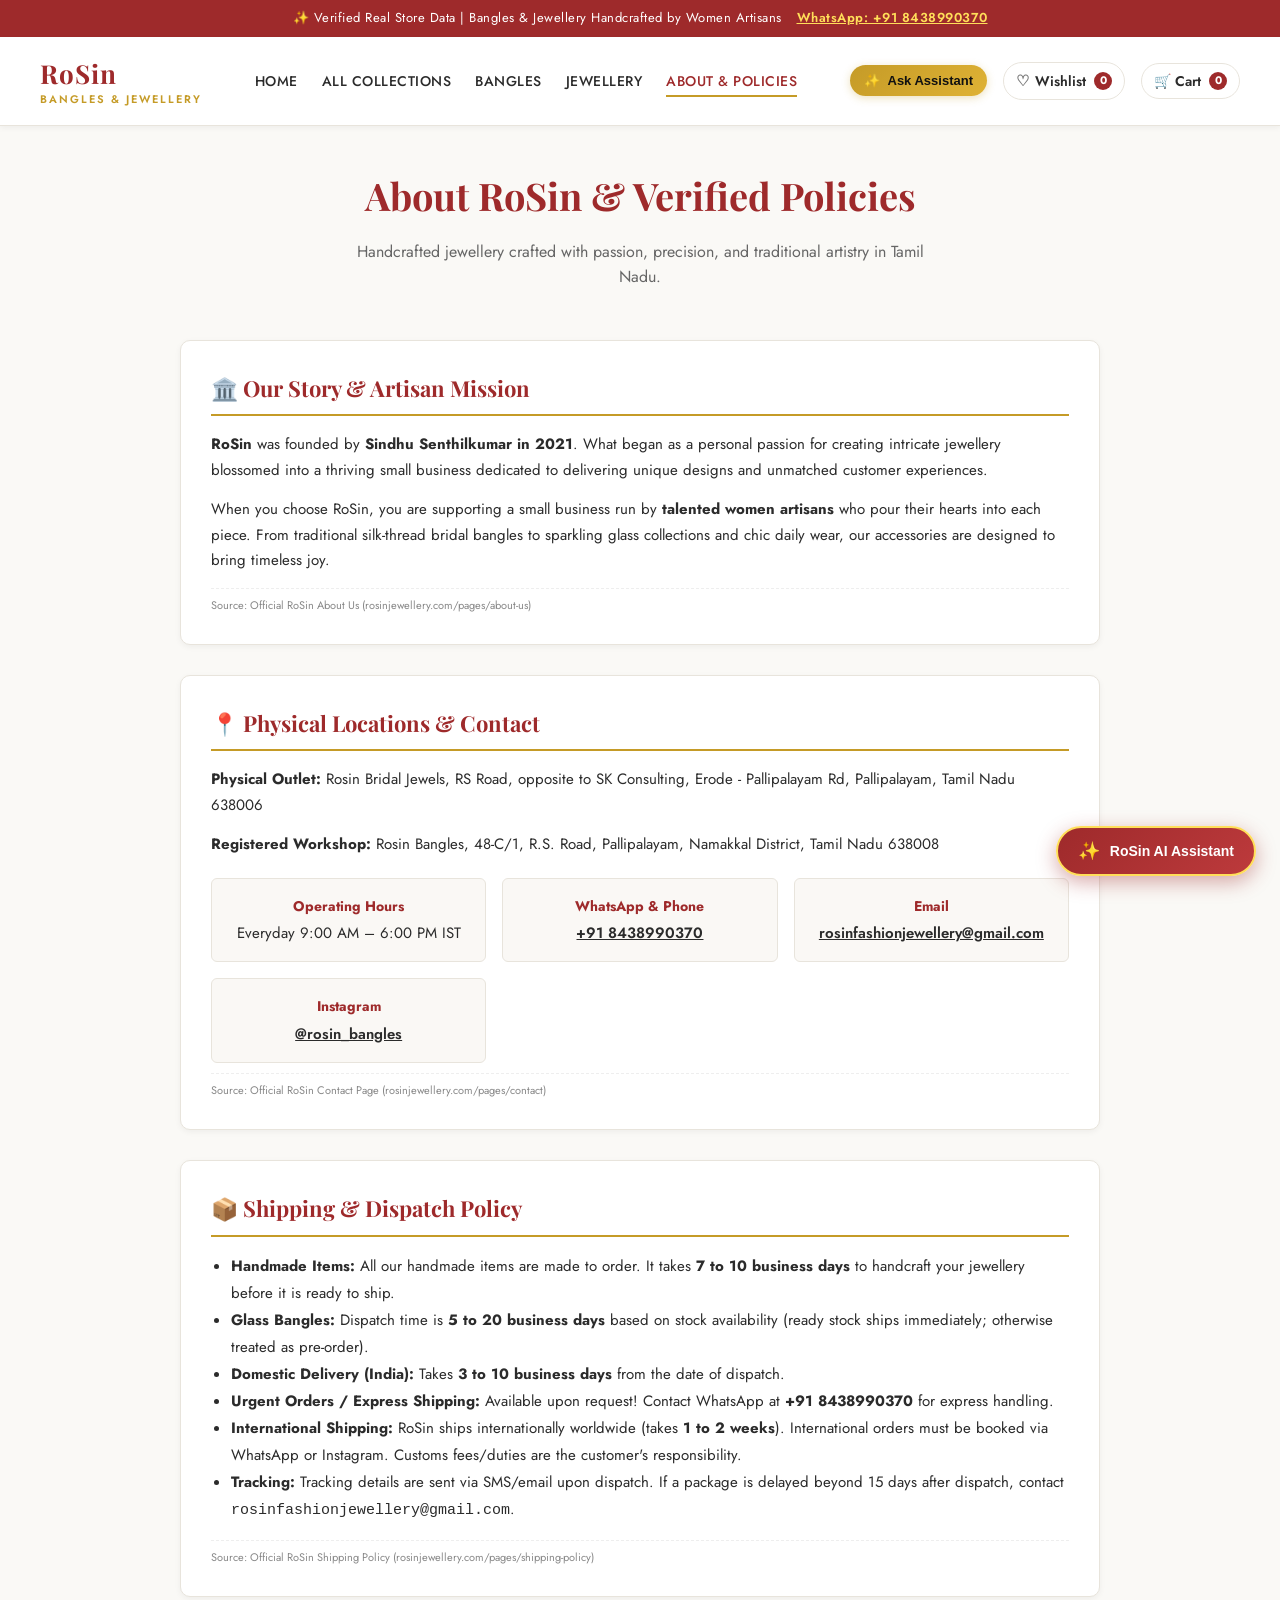
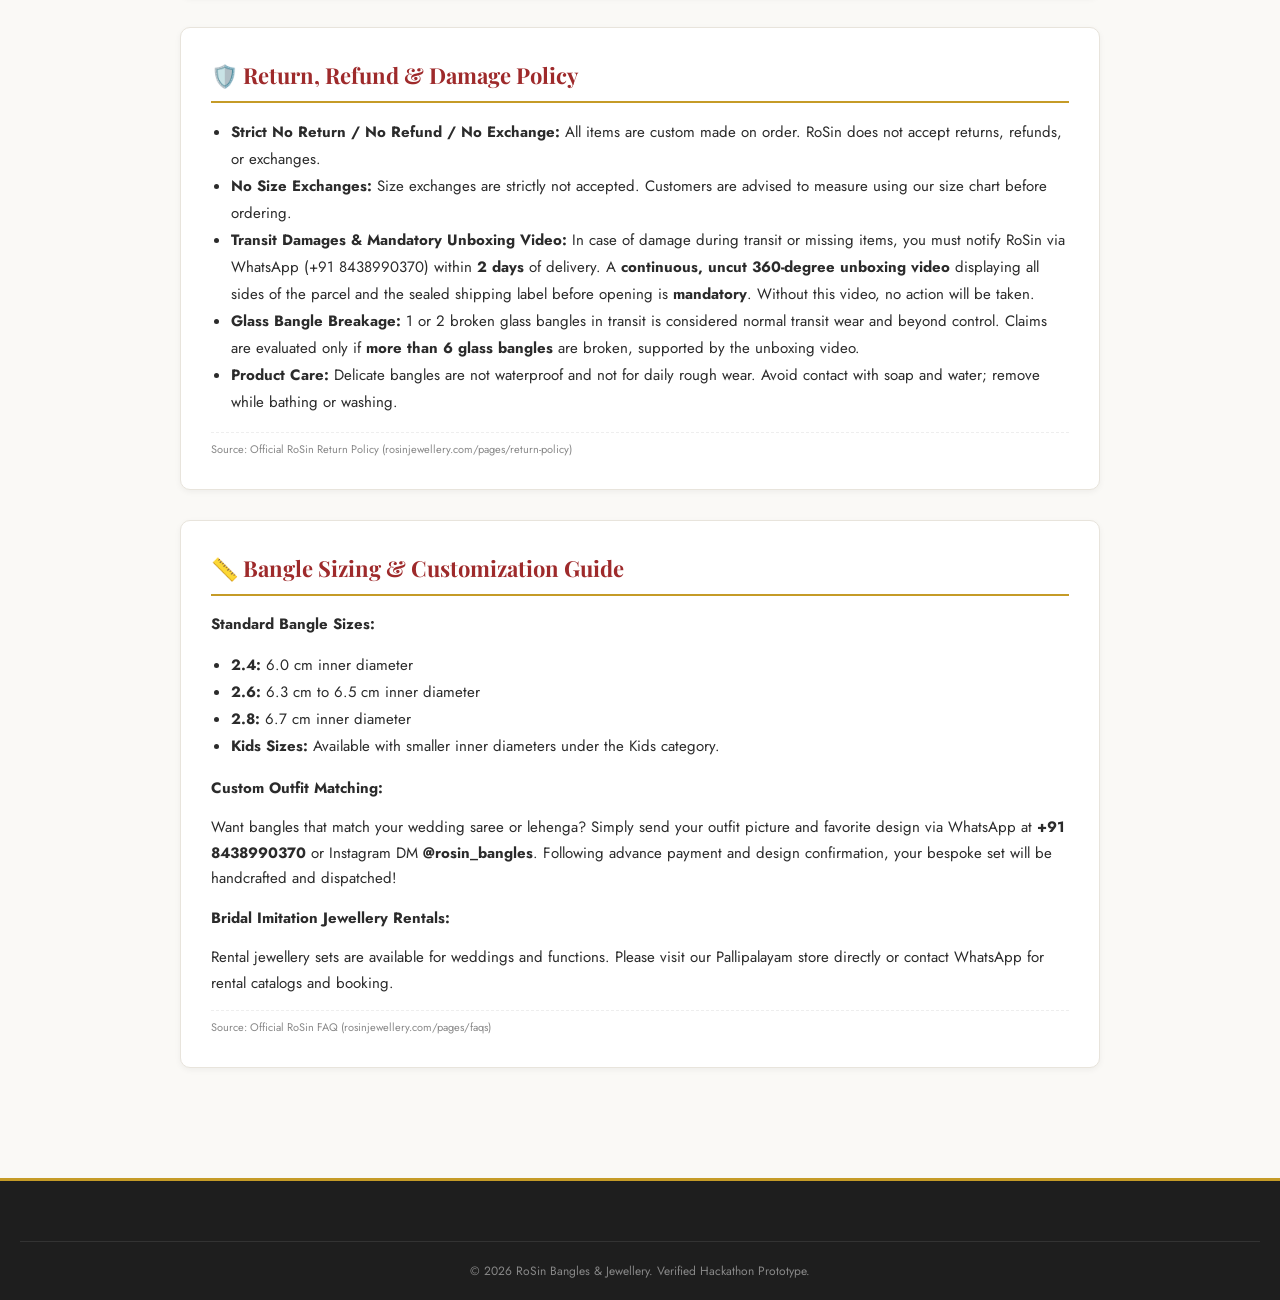
<file: templates/about.html>
<!DOCTYPE html>
<html lang="en">
<head>
  <meta charset="UTF-8">
  <meta name="viewport" content="width=device-width, initial-scale=1.0">
  <title>About & Verified Policies — RoSin Bangles & Jewellery</title>
  <link rel="preconnect" href="https://fonts.googleapis.com">
  <link rel="preconnect" href="https://fonts.gstatic.com" crossorigin>
  <link href="https://fonts.googleapis.com/css2?family=Jost:wght@300;400;500;600;700&family=Playfair+Display:ital,wght@0,600;0,700;1,400&display=swap" rel="stylesheet">
  <link rel="stylesheet" href="/static/css/main.css">
  <link rel="stylesheet" href="/static/css/chatbot.css">
  <style>
    .about-wrapper {
      max-width: 960px;
      margin: 40px auto 80px;
      padding: 0 20px;
    }
    .about-header {
      text-align: center;
      margin-bottom: 50px;
    }
    .about-header h1 {
      font-family: var(--font-heading);
      font-size: 38px;
      color: var(--primary-color);
      margin-bottom: 12px;
    }
    .about-header p {
      color: var(--text-muted);
      font-size: 16px;
      max-width: 600px;
      margin: 0 auto;
    }

    .info-card {
      background: #ffffff;
      border: 1px solid var(--border-color);
      border-radius: var(--radius-md);
      padding: 30px;
      margin-bottom: 30px;
      box-shadow: var(--shadow-sm);
    }
    .info-card h2 {
      font-family: var(--font-heading);
      font-size: 22px;
      color: var(--primary-color);
      margin-bottom: 16px;
      display: flex;
      align-items: center;
      gap: 10px;
      border-bottom: 2px solid var(--gold-accent);
      padding-bottom: 8px;
    }
    .info-card p {
      margin-bottom: 14px;
      line-height: 1.7;
    }
    .info-card ul {
      margin-left: 20px;
      margin-bottom: 16px;
      line-height: 1.8;
    }

    .contact-badge-grid {
      display: grid;
      grid-template-columns: repeat(auto-fit, minmax(220px, 1fr));
      gap: 16px;
      margin-top: 20px;
    }
    .contact-item {
      background: #faf8f5;
      border: 1px solid var(--border-color);
      border-radius: var(--radius-sm);
      padding: 16px;
      text-align: center;
    }
    .contact-item strong {
      display: block;
      color: var(--primary-color);
      margin-bottom: 4px;
      font-size: 14px;
    }
    .contact-item a {
      color: var(--text-main);
      font-weight: 600;
      text-decoration: underline;
    }

    .source-tag {
      font-size: 11px;
      color: #888;
      margin-top: 10px;
      display: block;
      border-top: 1px dashed #eee;
      padding-top: 8px;
    }
  </style>
</head>
<body>

  <!-- ANNOUNCEMENT BAR -->
  <div class="announcement-bar">
    <span>✨ Verified Real Store Data | Bangles & Jewellery Handcrafted by Women Artisans</span>
    <a href="https://wa.me/918438990370" target="_blank" rel="noopener">WhatsApp: +91 8438990370</a>
  </div>

  <!-- MAIN HEADER -->
  <header class="main-header">
    <div class="header-container">
      <a href="/" class="brand-logo">
        <span class="brand-title">RoSin</span>
        <span class="brand-subtitle">Bangles & Jewellery</span>
      </a>

      <nav>
        <ul class="nav-links">
          <li><a href="/">Home</a></li>
          <li><a href="/shop">All Collections</a></li>
          <li><a href="/shop?category=Bangles">Bangles</a></li>
          <li><a href="/shop?category=Jewellery">Jewellery</a></li>
          <li><a href="/about" class="active">About & Policies</a></li>
        </ul>
      </nav>

      <div class="header-actions">
        <button class="btn-ai-nav" title="Ask AI Assistant">
          <span>✨</span> Ask Assistant
        </button>
        <a href="/wishlist" class="wishlist-icon-btn" title="View Wishlist">
          <span class="wishlist-heart-icon">♡</span> Wishlist
          <span class="wishlist-badge">0</span>
        </a>
        <a href="/cart" class="cart-icon-btn">
          <span>🛒 Cart</span>
          <span class="cart-badge">0</span>
        </a>
      </div>
    </div>
  </header>

  <!-- MAIN CONTENT -->
  <main class="about-wrapper">
    <div class="about-header">
      <h1>About RoSin & Verified Policies</h1>
      <p>Handcrafted jewellery crafted with passion, precision, and traditional artistry in Tamil Nadu.</p>
    </div>

    <!-- BRAND STORY -->
    <article class="info-card">
      <h2>🏛️ Our Story & Artisan Mission</h2>
      <p>
        <strong>RoSin</strong> was founded by <strong>Sindhu Senthilkumar in 2021</strong>. What began as a personal passion for creating intricate jewellery blossomed into a thriving small business dedicated to delivering unique designs and unmatched customer experiences.
      </p>
      <p>
        When you choose RoSin, you are supporting a small business run by <strong>talented women artisans</strong> who pour their hearts into each piece. From traditional silk-thread bridal bangles to sparkling glass collections and chic daily wear, our accessories are designed to bring timeless joy.
      </p>
      <span class="source-tag">Source: Official RoSin About Us (rosinjewellery.com/pages/about-us)</span>
    </article>

    <!-- STORE & CONTACT -->
    <article class="info-card">
      <h2>📍 Physical Locations & Contact</h2>
      <p><strong>Physical Outlet:</strong> Rosin Bridal Jewels, RS Road, opposite to SK Consulting, Erode - Pallipalayam Rd, Pallipalayam, Tamil Nadu 638006</p>
      <p><strong>Registered Workshop:</strong> Rosin Bangles, 48-C/1, R.S. Road, Pallipalayam, Namakkal District, Tamil Nadu 638008</p>
      
      <div class="contact-badge-grid">
        <div class="contact-item">
          <strong>Operating Hours</strong>
          <span>Everyday 9:00 AM – 6:00 PM IST</span>
        </div>
        <div class="contact-item">
          <strong>WhatsApp & Phone</strong>
          <a href="https://wa.me/918438990370" target="_blank" rel="noopener">+91 8438990370</a>
        </div>
        <div class="contact-item">
          <strong>Email</strong>
          <a href="mailto:rosinfashionjewellery@gmail.com">rosinfashionjewellery@gmail.com</a>
        </div>
        <div class="contact-item">
          <strong>Instagram</strong>
          <a href="https://instagram.com/rosin_bangles" target="_blank" rel="noopener">@rosin_bangles</a>
        </div>
      </div>
      <span class="source-tag">Source: Official RoSin Contact Page (rosinjewellery.com/pages/contact)</span>
    </article>

    <!-- SHIPPING POLICY -->
    <article class="info-card" id="shipping">
      <h2>📦 Shipping & Dispatch Policy</h2>
      <ul>
        <li><strong>Handmade Items:</strong> All our handmade items are made to order. It takes <strong>7 to 10 business days</strong> to handcraft your jewellery before it is ready to ship.</li>
        <li><strong>Glass Bangles:</strong> Dispatch time is <strong>5 to 20 business days</strong> based on stock availability (ready stock ships immediately; otherwise treated as pre-order).</li>
        <li><strong>Domestic Delivery (India):</strong> Takes <strong>3 to 10 business days</strong> from the date of dispatch.</li>
        <li><strong>Urgent Orders / Express Shipping:</strong> Available upon request! Contact WhatsApp at <strong>+91 8438990370</strong> for express handling.</li>
        <li><strong>International Shipping:</strong> RoSin ships internationally worldwide (takes <strong>1 to 2 weeks</strong>). International orders must be booked via WhatsApp or Instagram. Customs fees/duties are the customer's responsibility.</li>
        <li><strong>Tracking:</strong> Tracking details are sent via SMS/email upon dispatch. If a package is delayed beyond 15 days after dispatch, contact <code>rosinfashionjewellery@gmail.com</code>.</li>
      </ul>
      <span class="source-tag">Source: Official RoSin Shipping Policy (rosinjewellery.com/pages/shipping-policy)</span>
    </article>

    <!-- RETURN & BREAKAGE POLICY -->
    <article class="info-card" id="returns">
      <h2>🛡️ Return, Refund & Damage Policy</h2>
      <ul>
        <li><strong>Strict No Return / No Refund / No Exchange:</strong> All items are custom made on order. RoSin does not accept returns, refunds, or exchanges.</li>
        <li><strong>No Size Exchanges:</strong> Size exchanges are strictly not accepted. Customers are advised to measure using our size chart before ordering.</li>
        <li><strong>Transit Damages & Mandatory Unboxing Video:</strong>
          In case of damage during transit or missing items, you must notify RoSin via WhatsApp (+91 8438990370) within <strong>2 days</strong> of delivery.
          A <strong>continuous, uncut 360-degree unboxing video</strong> displaying all sides of the parcel and the sealed shipping label before opening is <strong>mandatory</strong>. Without this video, no action will be taken.
        </li>
        <li><strong>Glass Bangle Breakage:</strong> 1 or 2 broken glass bangles in transit is considered normal transit wear and beyond control. Claims are evaluated only if <strong>more than 6 glass bangles</strong> are broken, supported by the unboxing video.</li>
        <li><strong>Product Care:</strong> Delicate bangles are not waterproof and not for daily rough wear. Avoid contact with soap and water; remove while bathing or washing.</li>
      </ul>
      <span class="source-tag">Source: Official RoSin Return Policy (rosinjewellery.com/pages/return-policy)</span>
    </article>

    <!-- SIZING & CUSTOMIZATION -->
    <article class="info-card" id="sizing">
      <h2>📏 Bangle Sizing & Customization Guide</h2>
      <p><strong>Standard Bangle Sizes:</strong></p>
      <ul>
        <li><strong>2.4:</strong> 6.0 cm inner diameter</li>
        <li><strong>2.6:</strong> 6.3 cm to 6.5 cm inner diameter</li>
        <li><strong>2.8:</strong> 6.7 cm inner diameter</li>
        <li><strong>Kids Sizes:</strong> Available with smaller inner diameters under the Kids category.</li>
      </ul>
      <p><strong>Custom Outfit Matching:</strong></p>
      <p>
        Want bangles that match your wedding saree or lehenga? Simply send your outfit picture and favorite design via WhatsApp at <strong>+91 8438990370</strong> or Instagram DM <strong>@rosin_bangles</strong>. Following advance payment and design confirmation, your bespoke set will be handcrafted and dispatched!
      </p>
      <p><strong>Bridal Imitation Jewellery Rentals:</strong></p>
      <p>
        Rental jewellery sets are available for weddings and functions. Please visit our Pallipalayam store directly or contact WhatsApp for rental catalogs and booking.
      </p>
      <span class="source-tag">Source: Official RoSin FAQ (rosinjewellery.com/pages/faqs)</span>
    </article>
  </main>

  <!-- FOOTER -->
  <footer class="main-footer">
    <div class="footer-bottom">
      &copy; 2026 RoSin Bangles & Jewellery. Verified Hackathon Prototype.
    </div>
  </footer>

  <!-- SCRIPTS -->
  <script src="/static/js/main.js"></script>
  <script src="/static/js/chatbot.js"></script>
</body>
</html>
</file>
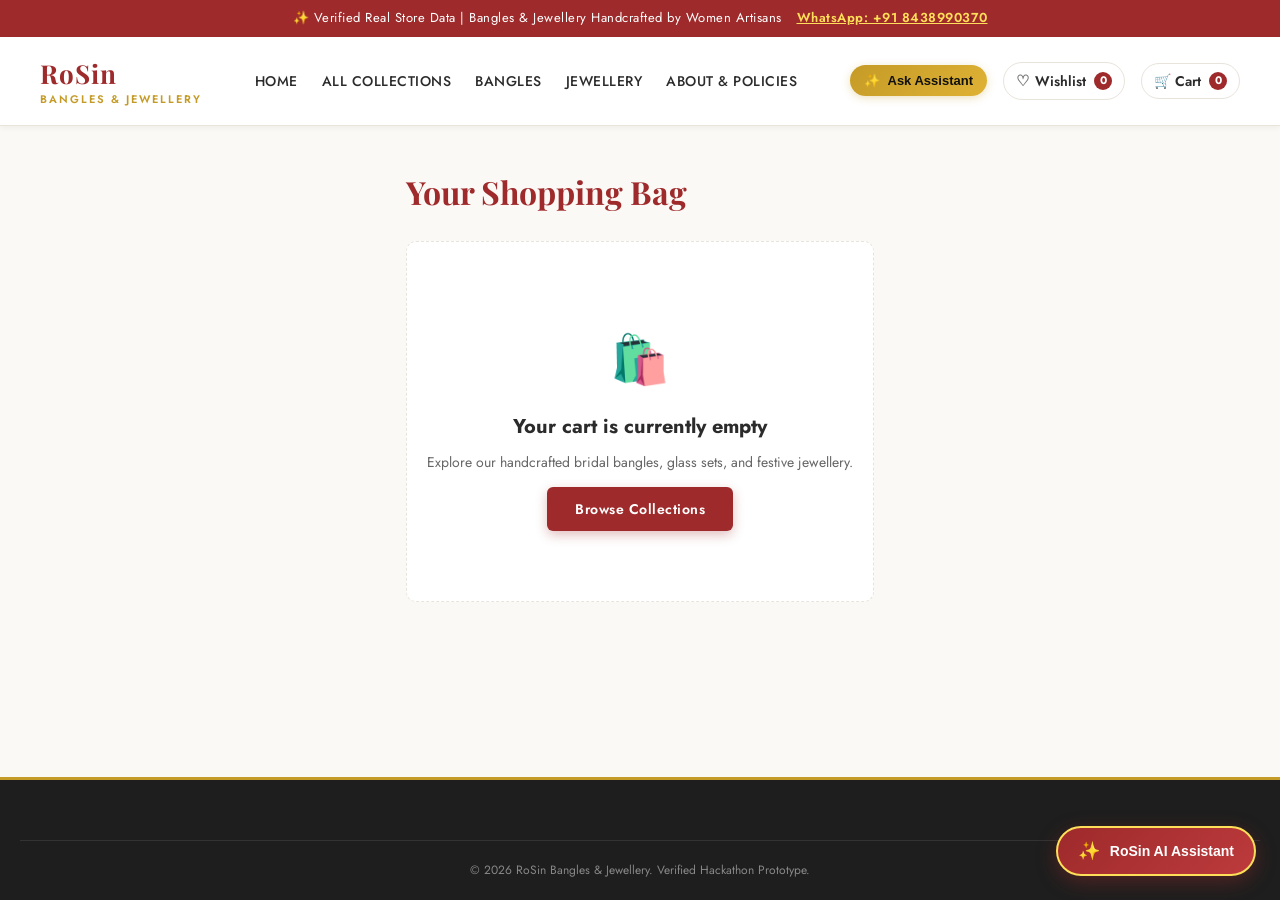
<file: templates/cart.html>
<!DOCTYPE html>
<html lang="en">
<head>
  <meta charset="UTF-8">
  <meta name="viewport" content="width=device-width, initial-scale=1.0">
  <title>Shopping Cart — RoSin Bangles & Jewellery</title>
  <link rel="preconnect" href="https://fonts.googleapis.com">
  <link rel="preconnect" href="https://fonts.gstatic.com" crossorigin>
  <link href="https://fonts.googleapis.com/css2?family=Jost:wght@300;400;500;600;700&family=Playfair+Display:ital,wght@0,600;0,700;1,400&display=swap" rel="stylesheet">
  <link rel="stylesheet" href="/static/css/main.css">
  <link rel="stylesheet" href="/static/css/chatbot.css">
  <style>
    .cart-wrapper {
      max-width: 1140px;
      margin: 40px auto 80px;
      padding: 0 20px;
    }
    .cart-page-title {
      font-family: var(--font-heading);
      font-size: 32px;
      color: var(--primary-color);
      margin-bottom: 24px;
    }

    .cart-grid {
      display: grid;
      grid-template-columns: 1fr 340px;
      gap: 36px;
    }

    /* Cart Table */
    .cart-table-card {
      background: #ffffff;
      border: 1px solid var(--border-color);
      border-radius: var(--radius-md);
      overflow-x: auto;
      padding: 20px;
      box-shadow: var(--shadow-sm);
    }
    .cart-table {
      width: 100%;
      border-collapse: collapse;
      text-align: left;
    }
    .cart-table th {
      font-size: 12px;
      text-transform: uppercase;
      letter-spacing: 0.5px;
      color: var(--text-muted);
      border-bottom: 1px solid var(--border-color);
      padding: 12px 10px;
    }
    .cart-table td {
      padding: 16px 10px;
      border-bottom: 1px solid #f2eee8;
      vertical-align: middle;
    }

    .cart-product-cell {
      display: flex;
      align-items: center;
      gap: 14px;
    }
    .cart-thumb {
      width: 65px;
      height: 65px;
      object-fit: cover;
      border-radius: var(--radius-sm);
      background: #eee;
    }
    .cart-item-title {
      font-weight: 600;
      font-size: 14px;
      color: var(--text-main);
      display: block;
      margin-bottom: 4px;
    }
    .cart-item-size {
      font-size: 12px;
      color: var(--gold-accent);
      font-weight: 600;
      display: block;
    }

    .cart-price-cell, .cart-total-cell {
      font-weight: 600;
      font-size: 14px;
    }

    /* Stepper inside cart table */
    .qty-stepper {
      display: inline-flex;
      align-items: center;
      border: 1px solid var(--border-color);
      border-radius: 4px;
    }
    .qty-btn {
      background: #faf8f5;
      border: none;
      width: 28px;
      height: 28px;
      font-size: 15px;
      cursor: pointer;
    }
    .qty-val {
      padding: 0 10px;
      font-weight: bold;
      font-size: 13px;
    }

    .btn-remove-item {
      background: transparent;
      border: none;
      color: #999999;
      font-size: 20px;
      cursor: pointer;
    }
    .btn-remove-item:hover {
      color: var(--primary-color);
    }

    /* Summary Card */
    .cart-summary-card {
      background: #ffffff;
      border: 1px solid var(--border-color);
      border-radius: var(--radius-md);
      padding: 24px;
      height: fit-content;
      box-shadow: var(--shadow-sm);
    }
    .summary-title {
      font-size: 18px;
      font-family: var(--font-heading);
      font-weight: 700;
      margin-bottom: 16px;
      border-bottom: 1px solid var(--border-color);
      padding-bottom: 12px;
    }
    .summary-row {
      display: flex;
      justify-content: space-between;
      font-size: 14px;
      margin-bottom: 12px;
    }
    .summary-total {
      border-top: 1px solid var(--border-color);
      padding-top: 14px;
      font-size: 18px;
      font-weight: 700;
      color: var(--primary-color);
      margin-top: 14px;
    }

    .btn-order-whatsapp-main {
      width: 100%;
      background: var(--whatsapp-green);
      color: #ffffff;
      font-weight: 700;
      font-size: 15px;
      padding: 14px;
      border: none;
      border-radius: var(--radius-sm);
      cursor: pointer;
      display: flex;
      align-items: center;
      justify-content: center;
      gap: 10px;
      margin-top: 20px;
      box-shadow: 0 4px 12px rgba(37, 211, 102, 0.3);
      transition: background 0.2s;
    }
    .btn-order-whatsapp-main:hover {
      background: var(--whatsapp-hover);
    }

    /* Empty Cart View */
    .empty-cart-box {
      text-align: center;
      padding: 80px 20px;
      background: #ffffff;
      border-radius: var(--radius-md);
      border: 1px dashed var(--border-color);
    }

    @media (max-width: 850px) {
      .cart-grid {
        grid-template-columns: 1fr;
      }
    }
  </style>
</head>
<body>

  <!-- ANNOUNCEMENT BAR -->
  <div class="announcement-bar">
    <span>✨ Verified Real Store Data | Bangles & Jewellery Handcrafted by Women Artisans</span>
    <a href="https://wa.me/918438990370" target="_blank" rel="noopener">WhatsApp: +91 8438990370</a>
  </div>

  <!-- MAIN HEADER -->
  <header class="main-header">
    <div class="header-container">
      <a href="/" class="brand-logo">
        <span class="brand-title">RoSin</span>
        <span class="brand-subtitle">Bangles & Jewellery</span>
      </a>

      <nav>
        <ul class="nav-links">
          <li><a href="/">Home</a></li>
          <li><a href="/shop">All Collections</a></li>
          <li><a href="/shop?category=Bangles">Bangles</a></li>
          <li><a href="/shop?category=Jewellery">Jewellery</a></li>
          <li><a href="/about">About & Policies</a></li>
        </ul>
      </nav>

      <div class="header-actions">
        <button class="btn-ai-nav" title="Ask AI Assistant">
          <span>✨</span> Ask Assistant
        </button>
        <a href="/wishlist" class="wishlist-icon-btn" title="View Wishlist">
          <span class="wishlist-heart-icon">♡</span> Wishlist
          <span class="wishlist-badge">0</span>
        </a>
        <a href="/cart" class="cart-icon-btn">
          <span>🛒 Cart</span>
          <span class="cart-badge">0</span>
        </a>
      </div>
    </div>
  </header>

  <!-- CART CONTAINER -->
  <main class="cart-wrapper">
    <h1 class="cart-page-title">Your Shopping Bag</h1>

    <!-- EMPTY VIEW -->
    <div class="empty-cart-box" id="cart-empty-view" style="display:none;">
      <div style="font-size: 48px; margin-bottom: 12px;">🛍️</div>
      <h2 style="font-size: 20px; margin-bottom: 8px;">Your cart is currently empty</h2>
      <p style="color: var(--text-muted); font-size: 14px; margin-bottom: 24px;">Explore our handcrafted bridal bangles, glass sets, and festive jewellery.</p>
      <a href="/shop" class="btn-primary">Browse Collections</a>
    </div>

    <!-- FILLED VIEW -->
    <div class="cart-grid" id="cart-filled-view">
      <!-- ITEMS TABLE -->
      <div class="cart-table-card">
        <table class="cart-table">
          <thead>
            <tr>
              <th>Product Details</th>
              <th>Unit Price</th>
              <th>Quantity</th>
              <th>Total</th>
              <th></th>
            </tr>
          </thead>
          <tbody id="cart-items-body">
            <!-- Injected via cart.js -->
          </tbody>
        </table>
      </div>

      <!-- SUMMARY CARD -->
      <div class="cart-summary-card">
        <div class="summary-title">Order Summary</div>
        
        <div class="summary-row">
          <span>Item Subtotal</span>
          <span id="cart-subtotal">₹0</span>
        </div>

        <div class="summary-row" style="color: var(--text-muted); font-size: 13px;">
          <span>Shipping</span>
          <span>Calculated at Dispatch</span>
        </div>

        <div class="summary-row summary-total">
          <span>Estimated Total</span>
          <span id="cart-grand-total">₹0</span>
        </div>

        <p style="font-size: 12px; color: #777; margin-top: 12px; line-height: 1.5;">
          • All handmade items are crafted to order (7–10 days).<br>
          • Direct WhatsApp checkout facilitates instant size confirmation & payment.
        </p>

        <button class="btn-order-whatsapp-main" id="btn-cart-whatsapp">
          <span>💬 Order via WhatsApp</span>
        </button>
      </div>
    </div>
  </main>

  <!-- FOOTER -->
  <footer class="main-footer">
    <div class="footer-bottom">
      &copy; 2026 RoSin Bangles & Jewellery. Verified Hackathon Prototype.
    </div>
  </footer>

  <!-- SCRIPTS -->
  <script src="/static/js/main.js"></script>
  <script src="/static/js/cart.js"></script>
  <script src="/static/js/chatbot.js"></script>
</body>
</html>
</file>
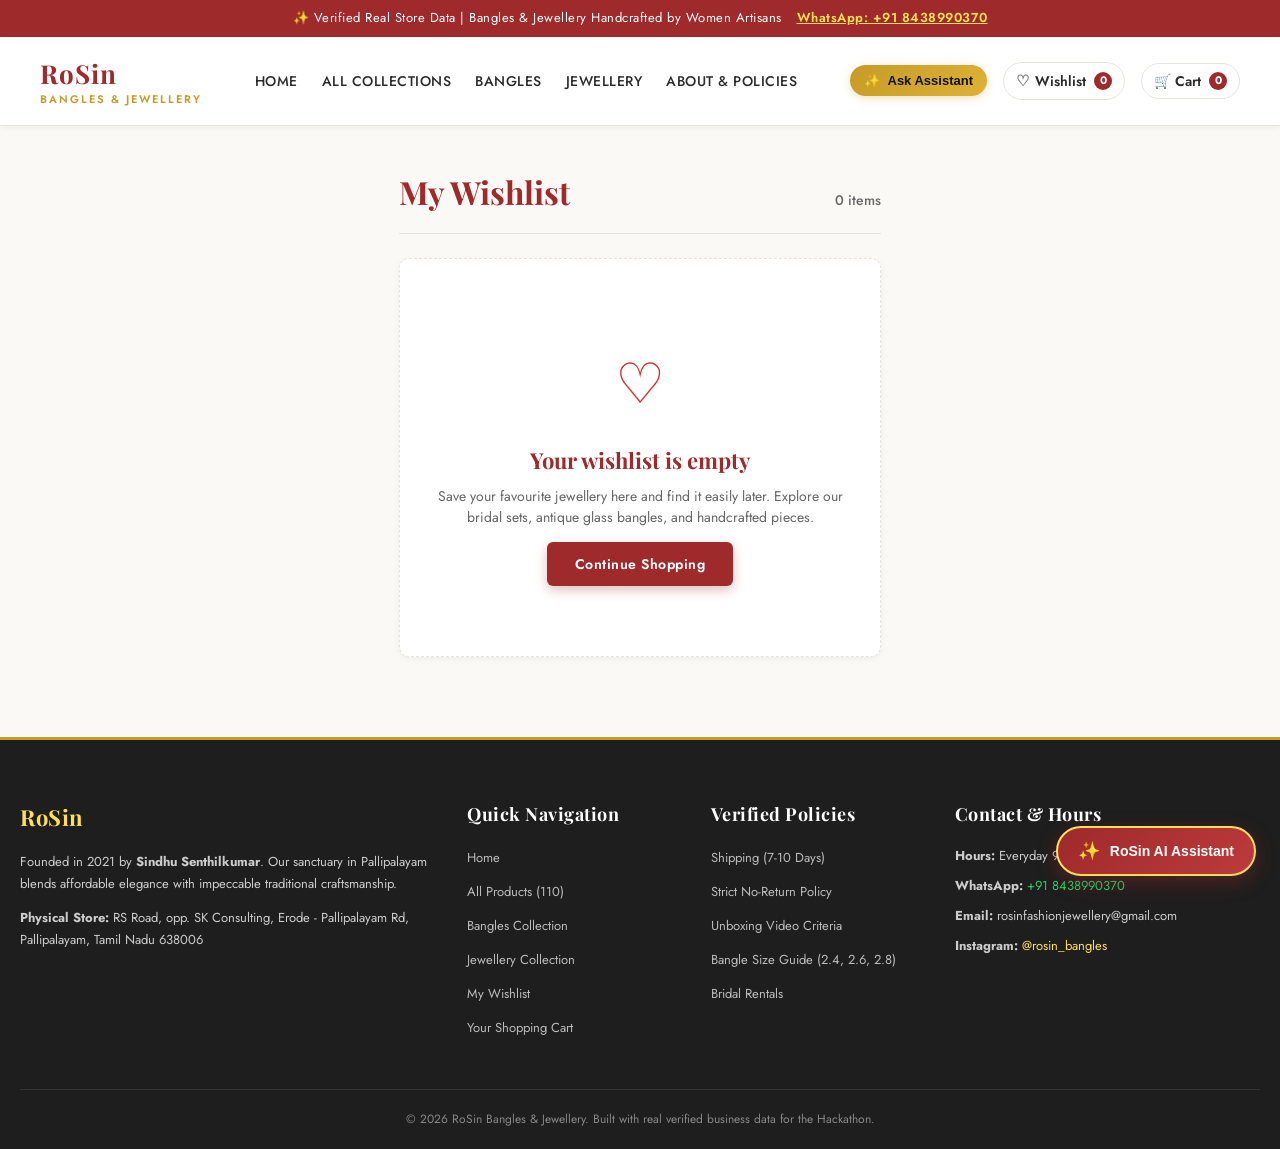
<file: templates/wishlist.html>
<!DOCTYPE html>
<html lang="en">
<head>
  <meta charset="UTF-8">
  <meta name="viewport" content="width=device-width, initial-scale=1.0">
  <title>My Wishlist — RoSin Bangles & Jewellery</title>
  <link rel="preconnect" href="https://fonts.googleapis.com">
  <link rel="preconnect" href="https://fonts.gstatic.com" crossorigin>
  <link href="https://fonts.googleapis.com/css2?family=Jost:wght@300;400;500;600;700&family=Playfair+Display:ital,wght@0,600;0,700;1,400&display=swap" rel="stylesheet">
  <link rel="stylesheet" href="/static/css/main.css">
  <link rel="stylesheet" href="/static/css/chatbot.css">
</head>
<body>

  <!-- ANNOUNCEMENT BAR -->
  <div class="announcement-bar">
    <span>✨ Verified Real Store Data | Bangles & Jewellery Handcrafted by Women Artisans</span>
    <a href="https://wa.me/918438990370" target="_blank" rel="noopener">WhatsApp: +91 8438990370</a>
  </div>

  <!-- MAIN HEADER -->
  <header class="main-header">
    <div class="header-container">
      <a href="/" class="brand-logo">
        <span class="brand-title">RoSin</span>
        <span class="brand-subtitle">Bangles & Jewellery</span>
      </a>

      <nav>
        <ul class="nav-links">
          <li><a href="/">Home</a></li>
          <li><a href="/shop">All Collections</a></li>
          <li><a href="/shop?category=Bangles">Bangles</a></li>
          <li><a href="/shop?category=Jewellery">Jewellery</a></li>
          <li><a href="/about">About & Policies</a></li>
        </ul>
      </nav>

      <div class="header-actions">
        <button class="btn-ai-nav" title="Ask AI Assistant">
          <span>✨</span> Ask Assistant
        </button>
        <a href="/wishlist" class="wishlist-icon-btn" title="View Wishlist">
          <span class="wishlist-heart-icon">♡</span> Wishlist
          <span class="wishlist-badge">0</span>
        </a>
        <a href="/cart" class="cart-icon-btn" title="View Cart">
          <span>🛒 Cart</span>
          <span class="cart-badge">0</span>
        </a>
      </div>
    </div>
  </header>

  <!-- WISHLIST MAIN CONTENT -->
  <main class="wishlist-wrapper">
    <div class="wishlist-header-row">
      <h1 class="wishlist-page-title">My Wishlist</h1>
      <span class="wishlist-count-sub" id="wishlist-header-count">0 items</span>
    </div>

    <!-- EMPTY STATE VIEW -->
    <div class="wishlist-empty-box" id="wishlist-empty-view" style="display: none;">
      <div class="wishlist-empty-icon">♡</div>
      <h2 class="wishlist-empty-title">Your wishlist is empty</h2>
      <p class="wishlist-empty-desc">
        Save your favourite jewellery here and find it easily later. Explore our bridal sets, antique glass bangles, and handcrafted pieces.
      </p>
      <a href="/shop" class="btn-primary">Continue Shopping</a>
    </div>

    <!-- FILLED WISHLIST VIEW -->
    <div id="wishlist-filled-view" style="display: none;">
      <div class="wishlist-grid" id="wishlist-grid-container">
        <!-- Wishlist items dynamically populated via wishlist.js -->
      </div>
    </div>
  </main>

  <!-- FOOTER -->
  <footer class="main-footer">
    <div class="footer-container">
      <div class="footer-col">
        <h4 style="font-family: var(--font-heading); font-size: 22px; color: #ffde59;">RoSin</h4>
        <p style="margin-bottom: 12px;">
          Founded in 2021 by <strong>Sindhu Senthilkumar</strong>. Our sanctuary in Pallipalayam blends affordable elegance with impeccable traditional craftsmanship.
        </p>
        <p><strong>Physical Store:</strong> RS Road, opp. SK Consulting, Erode - Pallipalayam Rd, Pallipalayam, Tamil Nadu 638006</p>
      </div>

      <div class="footer-col">
        <h4>Quick Navigation</h4>
        <ul class="footer-links">
          <li><a href="/">Home</a></li>
          <li><a href="/shop">All Products (110)</a></li>
          <li><a href="/shop?category=Bangles">Bangles Collection</a></li>
          <li><a href="/shop?category=Jewellery">Jewellery Collection</a></li>
          <li><a href="/wishlist">My Wishlist</a></li>
          <li><a href="/cart">Your Shopping Cart</a></li>
        </ul>
      </div>

      <div class="footer-col">
        <h4>Verified Policies</h4>
        <ul class="footer-links">
          <li><a href="/about#shipping">Shipping (7-10 Days)</a></li>
          <li><a href="/about#returns">Strict No-Return Policy</a></li>
          <li><a href="/about#unboxing">Unboxing Video Criteria</a></li>
          <li><a href="/about#sizing">Bangle Size Guide (2.4, 2.6, 2.8)</a></li>
          <li><a href="/about#rentals">Bridal Rentals</a></li>
        </ul>
      </div>

      <div class="footer-col">
        <h4>Contact & Hours</h4>
        <p style="margin-bottom: 8px;"><strong>Hours:</strong> Everyday 9:00 AM – 6:00 PM IST</p>
        <p style="margin-bottom: 8px;"><strong>WhatsApp:</strong> <a href="https://wa.me/918438990370" style="color:#25d366;">+91 8438990370</a></p>
        <p style="margin-bottom: 8px;"><strong>Email:</strong> rosinfashionjewellery@gmail.com</p>
        <p><strong>Instagram:</strong> <a href="https://instagram.com/rosin_bangles" target="_blank" rel="noopener" style="color:#ffde59;">@rosin_bangles</a></p>
      </div>
    </div>

    <div class="footer-bottom">
      &copy; 2026 RoSin Bangles & Jewellery. Built with real verified business data for the Hackathon.
    </div>
  </footer>

  <!-- SCRIPTS -->
  <script src="/static/js/main.js"></script>
  <script src="/static/js/chatbot.js"></script>
  <script src="/static/js/wishlist.js"></script>
</body>
</html>
</file>
<file: static/css/main.css>
/* ==========================================================================
   RoSin Bangles & Jewellery - Main Stylesheet
   Luxury Aesthetic: Warm Ivory, Charcoal, Rose Gold & Royal Brass
   ========================================================================== */

:root {
  --primary-color: #9e2a2b;       /* Deep Indian Maroon */
  --primary-hover: #7b1e20;
  --gold-accent: #c59b27;         /* Antique Gold */
  --gold-light: #fdf8eb;
  --text-main: #2b2b2b;           /* Charcoal */
  --text-muted: #666666;
  --bg-main: #faf9f6;             /* Warm Ivory / Off-white */
  --card-bg: #ffffff;
  --border-color: #e8e4dc;
  --whatsapp-green: #25d366;
  --whatsapp-hover: #1eb954;
  --shadow-sm: 0 2px 6px rgba(0, 0, 0, 0.05);
  --shadow-md: 0 4px 14px rgba(0, 0, 0, 0.08);
  --shadow-lg: 0 10px 25px rgba(0, 0, 0, 0.12);
  --radius-sm: 6px;
  --radius-md: 10px;
  --radius-lg: 16px;
  --font-heading: 'Playfair Display', Georgia, serif;
  --font-body: 'Jost', -apple-system, BlinkMacSystemFont, 'Segoe UI', Roboto, sans-serif;
}

* {
  margin: 0;
  padding: 0;
  box-sizing: border-box;
}

body {
  font-family: var(--font-body);
  background-color: var(--bg-main);
  color: var(--text-main);
  line-height: 1.6;
  font-size: 15px;
  min-height: 100vh;
  display: flex;
  flex-direction: column;
}

a {
  color: inherit;
  text-decoration: none;
  transition: color 0.2s ease;
}

img {
  max-width: 100%;
  height: auto;
  display: block;
}

/* TOP ANNOUNCEMENT BAR */
.announcement-bar {
  background: var(--primary-color);
  color: #ffffff;
  font-size: 13px;
  letter-spacing: 0.5px;
  padding: 8px 16px;
  text-align: center;
  display: flex;
  justify-content: center;
  align-items: center;
  gap: 15px;
}
.announcement-bar a {
  color: #ffde59;
  font-weight: 600;
  text-decoration: underline;
}

/* HEADER & NAVIGATION */
.main-header {
  background: #ffffff;
  border-bottom: 1px solid var(--border-color);
  position: sticky;
  top: 0;
  z-index: 100;
  box-shadow: var(--shadow-sm);
}

.header-container {
  max-width: 1240px;
  margin: 0 auto;
  padding: 16px 20px;
  display: flex;
  align-items: center;
  justify-content: space-between;
  gap: 20px;
}

.brand-logo {
  display: flex;
  flex-direction: column;
}

.brand-title {
  font-family: var(--font-heading);
  font-size: 26px;
  font-weight: 700;
  color: var(--primary-color);
  letter-spacing: 1px;
}

.brand-subtitle {
  font-size: 11px;
  text-transform: uppercase;
  letter-spacing: 2px;
  color: var(--gold-accent);
  font-weight: 600;
  margin-top: -3px;
}

.nav-links {
  display: flex;
  list-style: none;
  gap: 24px;
  align-items: center;
}

.nav-links a {
  font-size: 14px;
  font-weight: 500;
  text-transform: uppercase;
  letter-spacing: 0.5px;
  padding: 6px 0;
  position: relative;
}

.nav-links a:hover,
.nav-links a.active {
  color: var(--primary-color);
}

.nav-links a.active::after {
  content: '';
  position: absolute;
  bottom: 0;
  left: 0;
  width: 100%;
  height: 2px;
  background: var(--gold-accent);
}

.header-actions {
  display: flex;
  align-items: center;
  gap: 16px;
}

.btn-ai-nav {
  display: inline-flex;
  align-items: center;
  gap: 8px;
  background: linear-gradient(135deg, var(--gold-accent) 0%, #dfb235 100%);
  color: #111;
  font-weight: 600;
  font-size: 13px;
  padding: 8px 14px;
  border-radius: 20px;
  border: none;
  cursor: pointer;
  box-shadow: 0 2px 8px rgba(197, 155, 39, 0.3);
  transition: transform 0.2s ease;
}
.btn-ai-nav:hover {
  transform: translateY(-2px);
}

.cart-icon-btn,
.wishlist-icon-btn {
  position: relative;
  display: inline-flex;
  align-items: center;
  gap: 6px;
  padding: 6px 12px;
  border: 1px solid var(--border-color);
  border-radius: 20px;
  font-size: 14px;
  font-weight: 600;
  background: #ffffff;
  color: var(--text-main);
  cursor: pointer;
  text-decoration: none;
  transition: all 0.2s ease;
}
.cart-icon-btn:hover,
.wishlist-icon-btn:hover {
  border-color: var(--gold-accent);
  color: var(--primary-color);
}
.wishlist-heart-icon {
  font-size: 15px;
  color: #777777;
  transition: color 0.2s ease;
}
.wishlist-heart-icon.active {
  color: #d32f2f;
}
.cart-badge,
.wishlist-badge {
  background: var(--primary-color);
  color: #ffffff;
  font-size: 11px;
  font-weight: bold;
  border-radius: 50%;
  width: 18px;
  height: 18px;
  display: inline-flex;
  align-items: center;
  justify-content: center;
  margin-left: 2px;
}

/* HERO SECTION */
.hero-section {
  background: linear-gradient(rgba(17, 17, 17, 0.4), rgba(17, 17, 17, 0.6)), url('https://cdn.shopify.com/s/files/1/0650/8193/4014/files/IMG-20260915_222443.jpg?v=1789491317') center/cover no-repeat;
  color: #ffffff;
  padding: 100px 20px;
  text-align: center;
  position: relative;
}

.hero-content {
  max-width: 800px;
  margin: 0 auto;
}

.hero-tagline {
  font-size: 13px;
  text-transform: uppercase;
  letter-spacing: 3px;
  color: #ffde59;
  font-weight: 600;
  margin-bottom: 12px;
}

.hero-title {
  font-family: var(--font-heading);
  font-size: 44px;
  line-height: 1.2;
  margin-bottom: 16px;
  font-weight: 700;
  text-shadow: 0 2px 4px rgba(0,0,0,0.4);
}

.hero-desc {
  font-size: 16px;
  color: #f1f1f1;
  max-width: 620px;
  margin: 0 auto 28px;
}

.hero-btns {
  display: flex;
  gap: 16px;
  justify-content: center;
  flex-wrap: wrap;
}

.btn-primary {
  background: var(--primary-color);
  color: #ffffff;
  padding: 12px 28px;
  border-radius: var(--radius-sm);
  font-weight: 600;
  font-size: 14px;
  border: none;
  cursor: pointer;
  letter-spacing: 0.5px;
  box-shadow: 0 4px 12px rgba(158, 42, 43, 0.3);
  transition: background 0.2s, transform 0.2s;
}
.btn-primary:hover {
  background: var(--primary-hover);
  transform: translateY(-2px);
}

.btn-outline {
  background: transparent;
  color: #ffffff;
  padding: 12px 28px;
  border-radius: var(--radius-sm);
  font-weight: 600;
  font-size: 14px;
  border: 1px solid #ffffff;
  cursor: pointer;
  transition: all 0.2s;
}
.btn-outline:hover {
  background: #ffffff;
  color: var(--text-main);
  transform: translateY(-2px);
}

/* SECTION HEADERS */
.section-container {
  max-width: 1240px;
  margin: 0 auto;
  padding: 60px 20px;
}

.section-header {
  text-align: center;
  margin-bottom: 40px;
}

.section-title {
  font-family: var(--font-heading);
  font-size: 32px;
  color: var(--primary-color);
  font-weight: 700;
  margin-bottom: 8px;
}

.section-subtitle {
  font-size: 14px;
  color: var(--text-muted);
  max-width: 550px;
  margin: 0 auto;
}

/* CATEGORY CARDS GRID */
.category-cards-grid {
  display: grid;
  grid-template-columns: repeat(auto-fit, minmax(220px, 1fr));
  gap: 20px;
  margin-bottom: 40px;
}

.category-card {
  background: #ffffff;
  border-radius: var(--radius-md);
  overflow: hidden;
  box-shadow: var(--shadow-sm);
  border: 1px solid var(--border-color);
  transition: transform 0.2s, box-shadow 0.2s;
  text-align: center;
  display: flex;
  flex-direction: column;
}
.category-card:hover {
  transform: translateY(-4px);
  box-shadow: var(--shadow-md);
}

.category-card-img {
  height: 200px;
  width: 100%;
  object-fit: cover;
}

.category-card-body {
  padding: 16px;
}
.category-card-title {
  font-family: var(--font-heading);
  font-size: 18px;
  font-weight: 700;
  color: var(--text-main);
  margin-bottom: 4px;
}
.category-card-count {
  font-size: 12px;
  color: var(--gold-accent);
  font-weight: 600;
}

/* PRODUCT CARD GRID - RESPONSIVE: 4 COLS DESKTOP, 2-3 TABLET, 2 MOBILE */
.products-grid {
  display: grid;
  grid-template-columns: repeat(4, minmax(0, 1fr));
  gap: 20px;
  width: 100%;
}

@media (max-width: 1200px) {
  .products-grid {
    grid-template-columns: repeat(3, minmax(0, 1fr));
    gap: 16px;
  }
}

@media (max-width: 900px) {
  .products-grid {
    grid-template-columns: repeat(2, minmax(0, 1fr));
    gap: 14px;
  }
}

@media (max-width: 600px) {
  .products-grid {
    grid-template-columns: repeat(2, minmax(0, 1fr));
    gap: 10px;
  }
}

.product-card-stock {
  font-size: 11.5px;
  color: #2e7d32;
  font-weight: 600;
  display: flex;
  align-items: center;
  gap: 4px;
  margin-bottom: 6px;
}

.stock-dot {
  width: 6px;
  height: 6px;
  border-radius: 50%;
  background: #2e7d32;
  display: inline-block;
}

.product-card {
  background: #ffffff;
  border-radius: var(--radius-md);
  border: 1px solid var(--border-color);
  overflow: hidden;
  box-shadow: var(--shadow-sm);
  display: flex;
  flex-direction: column;
  transition: transform 0.2s, box-shadow 0.2s;
  position: relative;
}
.product-card:hover {
  transform: translateY(-4px);
  box-shadow: var(--shadow-md);
}

.product-card-img-wrapper {
  position: relative;
  width: 100%;
  height: 270px;
  background: #f5f5f5;
  overflow: hidden;
}

.product-card-img {
  width: 100%;
  height: 100%;
  object-fit: cover;
  transition: transform 0.4s ease;
}
.product-card:hover .product-card-img {
  transform: scale(1.05);
}

.badge-subcat {
  position: absolute;
  top: 12px;
  left: 12px;
  background: rgba(255, 255, 255, 0.95);
  color: var(--primary-color);
  font-size: 11px;
  font-weight: 700;
  padding: 4px 10px;
  border-radius: 20px;
  box-shadow: var(--shadow-sm);
  text-transform: uppercase;
  letter-spacing: 0.5px;
}

.product-card-body {
  padding: 16px;
  display: flex;
  flex-direction: column;
  flex-grow: 1;
}

.product-card-title {
  font-size: 15px;
  font-weight: 600;
  color: var(--text-main);
  line-height: 1.4;
  margin-bottom: 6px;
  min-height: 42px;
}

.product-card-price {
  font-size: 18px;
  font-weight: 700;
  color: var(--primary-color);
  margin-bottom: 8px;
}

.product-card-sizes {
  display: flex;
  flex-wrap: wrap;
  gap: 4px;
  margin-bottom: 14px;
  min-height: 24px;
}

.size-pill {
  font-size: 11px;
  background: var(--gold-light);
  color: #8c6d13;
  padding: 2px 7px;
  border-radius: 4px;
  font-weight: 600;
  border: 1px solid rgba(197, 155, 39, 0.2);
}

.product-card-actions {
  margin-top: auto;
  display: grid;
  grid-template-columns: 1fr 1fr;
  gap: 8px;
}

.btn-card-view {
  background: #ffffff;
  border: 1px solid var(--border-color);
  color: var(--text-main);
  font-size: 12px;
  font-weight: 600;
  padding: 8px;
  border-radius: var(--radius-sm);
  text-align: center;
  cursor: pointer;
  transition: all 0.2s;
}
.btn-card-view:hover {
  background: #f0f0f0;
}

.btn-card-cart {
  background: var(--primary-color);
  color: #ffffff;
  border: none;
  font-size: 12px;
  font-weight: 600;
  padding: 8px;
  border-radius: var(--radius-sm);
  text-align: center;
  cursor: pointer;
  transition: background 0.2s;
}
.btn-card-cart:hover {
  background: var(--primary-hover);
}

/* VALUES / TRUST SECTION */
.trust-banner {
  background: #ffffff;
  border-top: 1px solid var(--border-color);
  border-bottom: 1px solid var(--border-color);
  padding: 40px 20px;
}
.trust-grid {
  max-width: 1240px;
  margin: 0 auto;
  display: grid;
  grid-template-columns: repeat(auto-fit, minmax(240px, 1fr));
  gap: 30px;
  text-align: center;
}
.trust-item-icon {
  font-size: 32px;
  margin-bottom: 10px;
}
.trust-item-title {
  font-weight: 700;
  font-size: 16px;
  margin-bottom: 4px;
}
.trust-item-desc {
  font-size: 13px;
  color: var(--text-muted);
}

/* WHATSAPP CTA BANNER */
.whatsapp-banner {
  background: linear-gradient(135deg, #075e54 0%, #128c7e 100%);
  color: #ffffff;
  padding: 50px 20px;
  border-radius: var(--radius-lg);
  margin: 40px auto;
  max-width: 1240px;
  display: flex;
  align-items: center;
  justify-content: space-between;
  flex-wrap: wrap;
  gap: 20px;
}
.whatsapp-banner-content h2 {
  font-family: var(--font-heading);
  font-size: 28px;
  margin-bottom: 8px;
}
.whatsapp-banner-content p {
  font-size: 14px;
  color: #e0f2f1;
}
.btn-whatsapp-banner {
  background: #25d366;
  color: #ffffff;
  font-weight: 700;
  padding: 14px 28px;
  border-radius: 30px;
  font-size: 15px;
  display: inline-flex;
  align-items: center;
  gap: 10px;
  box-shadow: 0 4px 12px rgba(0,0,0,0.2);
  transition: transform 0.2s;
}
.btn-whatsapp-banner:hover {
  transform: scale(1.04);
}

/* FOOTER */
.main-footer {
  background: #1e1e1e;
  color: #cccccc;
  margin-top: auto;
  padding: 60px 20px 20px;
  border-top: 3px solid var(--gold-accent);
}
.footer-container {
  max-width: 1240px;
  margin: 0 auto;
  display: grid;
  grid-template-columns: 2fr 1fr 1fr 1.5fr;
  gap: 40px;
  margin-bottom: 40px;
}
.footer-col h4 {
  color: #ffffff;
  font-family: var(--font-heading);
  font-size: 18px;
  margin-bottom: 16px;
  letter-spacing: 0.5px;
}
.footer-col p {
  font-size: 13px;
  line-height: 1.7;
}
.footer-links {
  list-style: none;
}
.footer-links li {
  margin-bottom: 10px;
}
.footer-links a {
  font-size: 13px;
  color: #bbbbbb;
}
.footer-links a:hover {
  color: #ffde59;
}
.footer-bottom {
  max-width: 1240px;
  margin: 0 auto;
  border-top: 1px solid #333333;
  padding-top: 20px;
  text-align: center;
  font-size: 12px;
  color: #888888;
}

/* RESPONSIVE */
@media (max-width: 900px) {
  .footer-container {
    grid-template-columns: 1fr 1fr;
  }
}
@media (max-width: 600px) {
  .nav-links {
    display: none; /* Can be toggled on mobile */
  }
  .hero-title {
    font-size: 30px;
  }
  .footer-container {
    grid-template-columns: 1fr;
  }
}

/* ==========================================================================
   WISHLIST COMPONENT & PAGE STYLES
   ========================================================================== */

/* Product Card Heart Button */
.btn-wishlist-heart {
  position: absolute;
  top: 10px;
  right: 10px;
  width: 36px;
  height: 36px;
  border-radius: 50%;
  background: rgba(255, 255, 255, 0.94);
  border: 1px solid rgba(0, 0, 0, 0.08);
  display: flex;
  align-items: center;
  justify-content: center;
  font-size: 18px;
  line-height: 1;
  color: #777777;
  cursor: pointer;
  transition: transform 0.2s ease, background 0.2s ease, color 0.2s ease;
  z-index: 5;
  box-shadow: 0 2px 8px rgba(0, 0, 0, 0.12);
  user-select: none;
}
.btn-wishlist-heart:hover {
  transform: scale(1.15);
  background: #ffffff;
  color: #d32f2f;
}
.btn-wishlist-heart.active {
  color: #d32f2f;
  background: #ffffff;
  border-color: #ffcdd2;
}

/* Product Detail Page Heart Button */
.btn-wishlist-detail {
  display: inline-flex;
  align-items: center;
  justify-content: center;
  width: 44px;
  height: 44px;
  border-radius: 50%;
  background: #ffffff;
  border: 1.5px solid var(--border-color);
  font-size: 22px;
  color: #666666;
  cursor: pointer;
  transition: all 0.2s ease;
  flex-shrink: 0;
  box-shadow: var(--shadow-sm);
}
.btn-wishlist-detail:hover {
  transform: scale(1.08);
  border-color: #d32f2f;
  color: #d32f2f;
}
.btn-wishlist-detail.active {
  background: #ffebee;
  border-color: #d32f2f;
  color: #d32f2f;
}

/* Wishlist View Container */
.wishlist-wrapper {
  max-width: 1140px;
  margin: 40px auto 80px;
  padding: 0 20px;
}

.wishlist-header-row {
  display: flex;
  justify-content: space-between;
  align-items: baseline;
  margin-bottom: 24px;
  border-bottom: 1px solid var(--border-color);
  padding-bottom: 16px;
}

.wishlist-page-title {
  font-family: var(--font-heading);
  font-size: 32px;
  color: var(--primary-color);
}

.wishlist-count-sub {
  font-size: 14px;
  color: var(--text-muted);
  font-weight: 500;
}

.wishlist-grid {
  display: grid;
  grid-template-columns: repeat(auto-fill, minmax(260px, 1fr));
  gap: 24px;
}

.wishlist-card {
  background: #ffffff;
  border-radius: var(--radius-md);
  border: 1px solid var(--border-color);
  overflow: hidden;
  box-shadow: var(--shadow-sm);
  display: flex;
  flex-direction: column;
  position: relative;
  transition: transform 0.2s ease, box-shadow 0.2s ease;
}
.wishlist-card:hover {
  transform: translateY(-4px);
  box-shadow: var(--shadow-md);
}

.wishlist-card-img-wrapper {
  position: relative;
  width: 100%;
  height: 250px;
  background: #f7f7f7;
  overflow: hidden;
}

.wishlist-card-img {
  width: 100%;
  height: 100%;
  object-fit: cover;
  transition: transform 0.3s ease;
}
.wishlist-card:hover .wishlist-card-img {
  transform: scale(1.04);
}

.wishlist-btn-remove {
  position: absolute;
  top: 10px;
  right: 10px;
  width: 32px;
  height: 32px;
  border-radius: 50%;
  background: rgba(255, 255, 255, 0.95);
  border: 1px solid var(--border-color);
  color: #777777;
  font-size: 16px;
  display: flex;
  align-items: center;
  justify-content: center;
  cursor: pointer;
  transition: all 0.2s ease;
  z-index: 5;
}
.wishlist-btn-remove:hover {
  background: #d32f2f;
  color: #ffffff;
  border-color: #d32f2f;
}

.wishlist-card-body {
  padding: 16px;
  display: flex;
  flex-direction: column;
  flex-grow: 1;
}

.wishlist-card-title {
  font-size: 15px;
  font-weight: 600;
  color: var(--text-main);
  line-height: 1.4;
  margin-bottom: 6px;
  min-height: 42px;
}

.wishlist-card-price {
  font-size: 18px;
  font-weight: 700;
  color: var(--primary-color);
  margin-bottom: 8px;
}

.wishlist-card-stock {
  font-size: 12px;
  color: #2e7d32;
  font-weight: 600;
  display: flex;
  align-items: center;
  gap: 4px;
  margin-bottom: 14px;
}

.wishlist-card-actions {
  display: flex;
  gap: 8px;
  margin-top: auto;
}

.btn-wishlist-view {
  flex: 1;
  padding: 9px 8px;
  font-size: 13px;
  font-weight: 600;
  color: var(--text-main);
  background: #ffffff;
  border: 1px solid var(--border-color);
  border-radius: var(--radius-sm);
  text-align: center;
  text-decoration: none;
  transition: all 0.2s ease;
}
.btn-wishlist-view:hover {
  background: #f7f7f7;
  border-color: var(--text-main);
}

.btn-wishlist-cart {
  flex: 1.2;
  padding: 9px 8px;
  font-size: 13px;
  font-weight: 700;
  color: #ffffff;
  background: var(--primary-color);
  border: none;
  border-radius: var(--radius-sm);
  cursor: pointer;
  transition: background 0.2s ease;
  text-align: center;
}
.btn-wishlist-cart:hover {
  background: var(--primary-hover);
}

/* Empty Wishlist Box */
.wishlist-empty-box {
  text-align: center;
  padding: 80px 20px;
  background: #ffffff;
  border-radius: var(--radius-md);
  border: 1px dashed var(--border-color);
  box-shadow: var(--shadow-sm);
}
.wishlist-empty-icon {
  font-size: 56px;
  margin-bottom: 14px;
  color: #d32f2f;
}
.wishlist-empty-title {
  font-size: 22px;
  font-family: var(--font-heading);
  color: var(--primary-color);
  margin-bottom: 8px;
}
.wishlist-empty-desc {
  color: var(--text-muted);
  font-size: 14px;
  max-width: 440px;
  margin: 0 auto 24px;
  line-height: 1.5;
}
</file>
<file: static/css/chatbot.css>
/* ==========================================================================
   RoSin AI Shopping Assistant - Stylesheet
   Grounded RAG Chatbot UI & Product Recommendation Cards
   ========================================================================== */

/* FLOATING TRIGGER BUTTON */
.ai-chatbot-widget {
  position: fixed;
  bottom: 24px;
  right: 24px;
  z-index: 1000;
  font-family: var(--font-body);
}

.chatbot-toggle-btn {
  background: linear-gradient(135deg, var(--primary-color) 0%, #bd3a3c 100%);
  color: #ffffff;
  border: 2px solid #ffde59;
  border-radius: 50px;
  padding: 12px 20px;
  font-size: 14px;
  font-weight: 700;
  cursor: pointer;
  box-shadow: 0 6px 20px rgba(158, 42, 43, 0.4);
  display: flex;
  align-items: center;
  gap: 10px;
  transition: transform 0.25s cubic-bezier(0.175, 0.885, 0.32, 1.275);
}
.chatbot-toggle-btn:hover {
  transform: scale(1.06);
}
.chatbot-toggle-btn .sparkle-icon {
  font-size: 18px;
}

/* CHATBOT WINDOW CONTAINER */
.chatbot-window {
  display: none; /* toggled via JS */
  flex-direction: column;
  position: fixed;
  bottom: 84px;
  right: 24px;
  width: 380px;
  height: 580px;
  max-width: calc(100vw - 32px);
  max-height: calc(100vh - 100px);
  background: #ffffff;
  border-radius: 16px;
  box-shadow: 0 12px 36px rgba(0, 0, 0, 0.2);
  border: 1px solid var(--border-color);
  overflow: hidden;
  z-index: 1001;
  animation: chatSlideUp 0.3s ease-out forwards;
}

@keyframes chatSlideUp {
  from {
    opacity: 0;
    transform: translateY(20px);
  }
  to {
    opacity: 1;
    transform: translateY(0);
  }
}

/* CHATBOT HEADER */
.chatbot-header {
  background: linear-gradient(135deg, #1e1e1e 0%, #2c2c2c 100%);
  color: #ffffff;
  padding: 16px;
  display: flex;
  align-items: center;
  justify-content: space-between;
  border-bottom: 2px solid var(--gold-accent);
}

.chatbot-header-info {
  display: flex;
  flex-direction: column;
}

.chatbot-header-title {
  font-size: 15px;
  font-weight: 700;
  display: flex;
  align-items: center;
  gap: 8px;
  color: #ffffff;
}

.chatbot-header-badge {
  background: #25d366;
  color: #111;
  font-size: 9px;
  font-weight: bold;
  padding: 2px 6px;
  border-radius: 10px;
  text-transform: uppercase;
}

.chatbot-header-sub {
  font-size: 11px;
  color: #bbbbbb;
  margin-top: 2px;
}

.chatbot-close-btn {
  background: transparent;
  border: none;
  color: #ffffff;
  font-size: 20px;
  cursor: pointer;
  padding: 4px 8px;
  border-radius: 4px;
}
.chatbot-close-btn:hover {
  background: rgba(255, 255, 255, 0.1);
}

/* SUGGESTION QUICK CHIPS */
.chatbot-suggestions {
  background: #faf8f5;
  border-bottom: 1px solid var(--border-color);
  padding: 10px 14px;
  display: flex;
  gap: 8px;
  overflow-x: auto;
  white-space: nowrap;
  scrollbar-width: thin;
}
.chatbot-suggestions::-webkit-scrollbar {
  height: 4px;
}
.chatbot-suggestions::-webkit-scrollbar-thumb {
  background: #dddddd;
  border-radius: 4px;
}

.chip-btn {
  background: #ffffff;
  border: 1px solid var(--border-color);
  border-radius: 14px;
  font-size: 11px;
  font-weight: 600;
  color: var(--primary-color);
  padding: 4px 10px;
  cursor: pointer;
  transition: all 0.2s;
  flex-shrink: 0;
}
.chip-btn:hover {
  background: var(--gold-light);
  border-color: var(--gold-accent);
}

/* MESSAGES LIST */
.chatbot-messages {
  flex-grow: 1;
  overflow-y: auto;
  padding: 16px;
  display: flex;
  flex-direction: column;
  gap: 14px;
  background: #fdfdfd;
}

.chat-bubble {
  max-width: 85%;
  font-size: 13.5px;
  line-height: 1.5;
  border-radius: 14px;
  padding: 12px 14px;
  word-break: break-word;
}

.chat-bubble.user {
  align-self: flex-end;
  background: var(--primary-color);
  color: #ffffff;
  border-bottom-right-radius: 2px;
}

.chat-bubble.assistant {
  align-self: flex-start;
  background: #f5f3ef;
  color: var(--text-main);
  border: 1px solid #ebe6dc;
  border-bottom-left-radius: 2px;
}

.chat-bubble-citation {
  margin-top: 8px;
  font-size: 10.5px;
  color: #777777;
  border-top: 1px dashed #d5d0c5;
  padding-top: 6px;
  display: flex;
  align-items: center;
  gap: 4px;
}
.chat-bubble-citation a {
  color: var(--primary-color);
  font-weight: 600;
  text-decoration: underline;
}

/* PRODUCT RECOMMENDATION CARDS INSIDE CHAT */
.chat-products-carousel {
  display: flex;
  flex-direction: column;
  gap: 10px;
  margin-top: 10px;
}

.chat-product-item {
  background: #ffffff;
  border: 1px solid var(--border-color);
  border-radius: 8px;
  overflow: hidden;
  display: flex;
  align-items: center;
  gap: 10px;
  padding: 8px;
  box-shadow: var(--shadow-sm);
}

.chat-product-img {
  width: 55px;
  height: 55px;
  object-fit: cover;
  border-radius: 6px;
  background: #eee;
  flex-shrink: 0;
}

.chat-product-details {
  flex-grow: 1;
  overflow: hidden;
}

.chat-product-title {
  font-size: 12px;
  font-weight: 600;
  color: var(--text-main);
  white-space: nowrap;
  overflow: hidden;
  text-overflow: ellipsis;
}

.chat-product-meta {
  display: flex;
  align-items: center;
  gap: 6px;
  margin-top: 2px;
}

.chat-product-price {
  font-size: 13px;
  font-weight: 700;
  color: var(--primary-color);
}

.chat-product-avail {
  font-size: 9px;
  font-weight: 700;
  color: #155724;
  background: #d4edda;
  padding: 1px 5px;
  border-radius: 4px;
  text-transform: uppercase;
  letter-spacing: 0.3px;
}

.chat-product-sizes {
  font-size: 10px;
  color: #666;
  margin-top: 1px;
}

.chat-product-actions {
  display: flex;
  flex-direction: column;
  gap: 4px;
  flex-shrink: 0;
}

.btn-chat-view {
  background: var(--gold-light);
  color: #8c6d13;
  border: 1px solid rgba(197, 155, 39, 0.4);
  font-size: 10.5px;
  font-weight: 700;
  padding: 4px 6px;
  border-radius: 4px;
  cursor: pointer;
  white-space: nowrap;
  text-align: center;
  text-decoration: none;
  transition: all 0.2s;
}
.btn-chat-view:hover {
  background: #c59b27;
  color: #ffffff;
}

.btn-chat-add {
  background: var(--primary-color);
  color: #ffffff;
  border: 1px solid var(--primary-color);
  font-size: 10.5px;
  font-weight: 700;
  padding: 4px 6px;
  border-radius: 4px;
  cursor: pointer;
  white-space: nowrap;
  text-align: center;
  transition: all 0.2s;
}
.btn-chat-add:hover {
  background: #801f20;
}

/* LOADING TYPING INDICATOR */
.chat-typing {
  display: flex;
  gap: 4px;
  padding: 10px 14px;
  background: #f5f3ef;
  border-radius: 14px;
  align-self: flex-start;
  width: fit-content;
}
.chat-dot {
  width: 6px;
  height: 6px;
  background: #999;
  border-radius: 50%;
  animation: dotPulse 1.2s infinite ease-in-out;
}
.chat-dot:nth-child(2) { animation-delay: 0.2s; }
.chat-dot:nth-child(3) { animation-delay: 0.4s; }

@keyframes dotPulse {
  0%, 80%, 100% { transform: scale(0.6); opacity: 0.4; }
  40% { transform: scale(1.1); opacity: 1; }
}

/* INPUT FOOTER */
.chatbot-input-bar {
  background: #ffffff;
  border-top: 1px solid var(--border-color);
  padding: 12px;
  display: flex;
  gap: 8px;
}

.chatbot-input {
  flex-grow: 1;
  border: 1px solid var(--border-color);
  border-radius: 20px;
  padding: 9px 14px;
  font-size: 13px;
  font-family: inherit;
  outline: none;
  transition: border-color 0.2s;
}
.chatbot-input:focus {
  border-color: var(--primary-color);
}

.chatbot-send-btn {
  background: var(--primary-color);
  color: #ffffff;
  border: none;
  border-radius: 50%;
  width: 36px;
  height: 36px;
  display: flex;
  align-items: center;
  justify-content: center;
  cursor: pointer;
  transition: background 0.2s;
  flex-shrink: 0;
}
.chatbot-send-btn:hover {
  background: var(--primary-hover);
}
</file>
